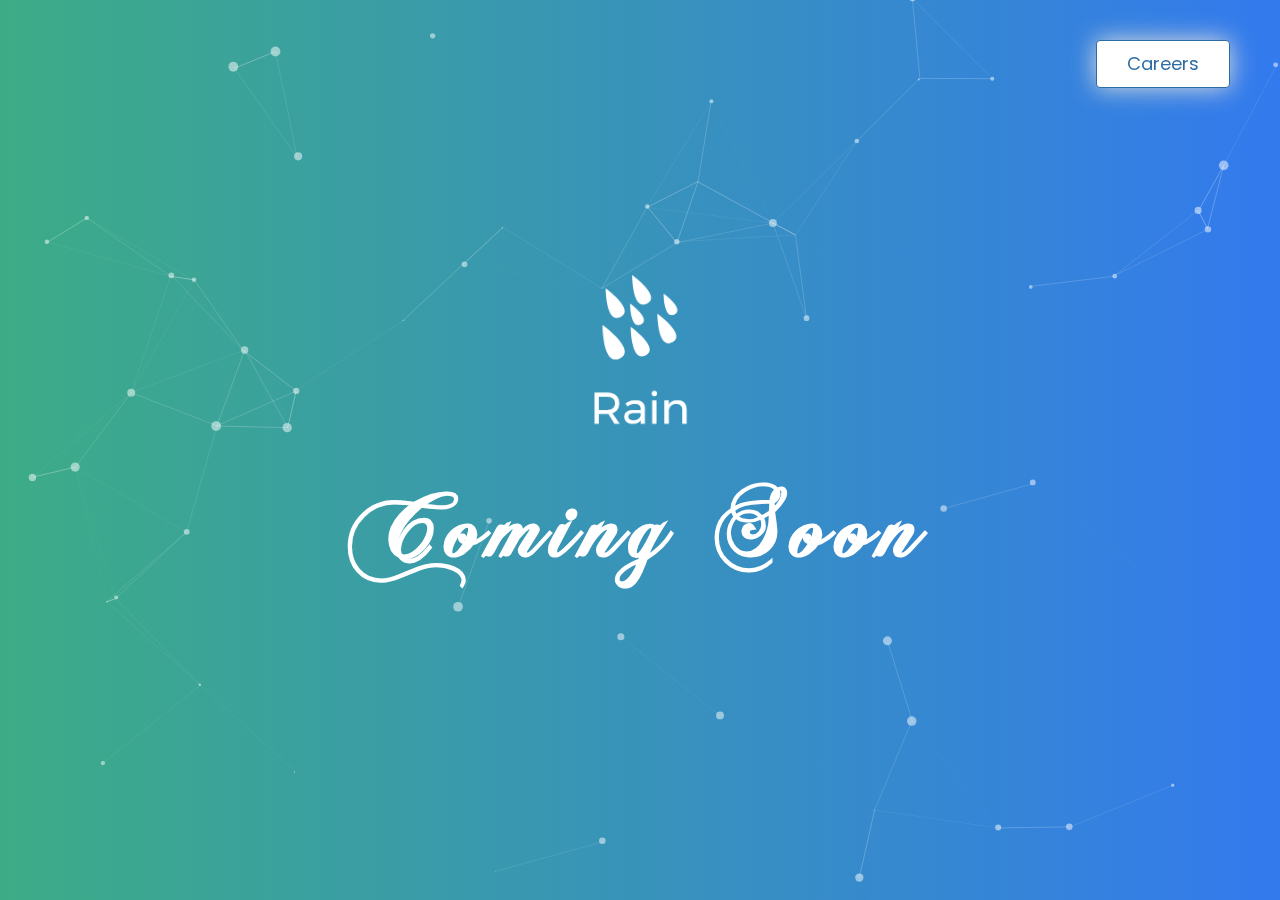
<file: index.html>
<!DOCTYPE html>
<html lang="en">
<head>
	<!-- Meta -->
	<meta charset="utf-8">
	<meta http-equiv="X-UA-Compatible" content="IE=edge">
	<meta name="viewport" content="width=device-width, initial-scale=1.0">
	<meta name="description" content="">
    <meta name="keywords" content="">
    <meta name="author" content="Awaiken Theme">
	<!-- Page Title -->
	<title>Rain Jobs</title>
	<!-- Google Fonts css-->
	<link href="https://fonts.googleapis.com/css?family=Poppins:300,400,500,600,700" rel="stylesheet">
	<!-- Bootstrap css -->
	<link href="css/bootstrap.min.css" rel="stylesheet" media="screen">
	<!-- Font Awesome icon css-->
	<link href="css/font-awesome.min.css" rel="stylesheet" media="screen">
	<!-- Main custom css -->
	<link href="css/custom.css" rel="stylesheet" media="screen">
	<!-- HTML5 shim and Respond.js for IE8 support of HTML5 elements and media queries -->
    <!-- WARNING: Respond.js doesn't work if you view the page via file:// -->
    <!--[if lt IE 9]>
      <script src="https://oss.maxcdn.com/html5shiv/3.7.2/html5shiv.min.js"></script>
      <script src="https://oss.maxcdn.com/respond/1.4.2/respond.min.js"></script>
    <![endif]-->
</head>
<body>
	<!-- Coming Soon Wrapper starts -->
	<div class="comming-soon">
		<div id="particles-js"></div>
		<div class="container-fluid">
			<div class="row">
				<div class="col-md-12">
					<div class="coming-soon-box">
						<!-- Logo start -->
						<div class="logo">
							<img src="logo.png"/>
						</div>
						<!-- Logo end -->
						
						<div class="coming-text">
							<h2>Coming Soon</h2>
						</div>
						
					</div>
				</div>
			</div>
		</div>
		<div class="career-popup">
		<a href="career.html" class="btn btn-primary btn-career animated bounceInDown">Careers</a>
		</div>
	</div>
	<!-- Coming Soon Wrapper ends -->
	
    <!-- Jquery Library File -->
	<script src="js/jquery-1.12.4.min.js"></script>
	<!-- SmoothScroll -->
	<script src="js/SmoothScroll.js"></script>
    <!-- Bootstrap js file -->
	<script src="js/bootstrap.min.js"></script>
	<!-- particles js file -->
	<script src="js/particles.js"></script>
	<script src="js/app.js"></script>
	<!-- Main Custom js file -->
	<script src="js/function.js"></script>
</body>
</html>
</file>
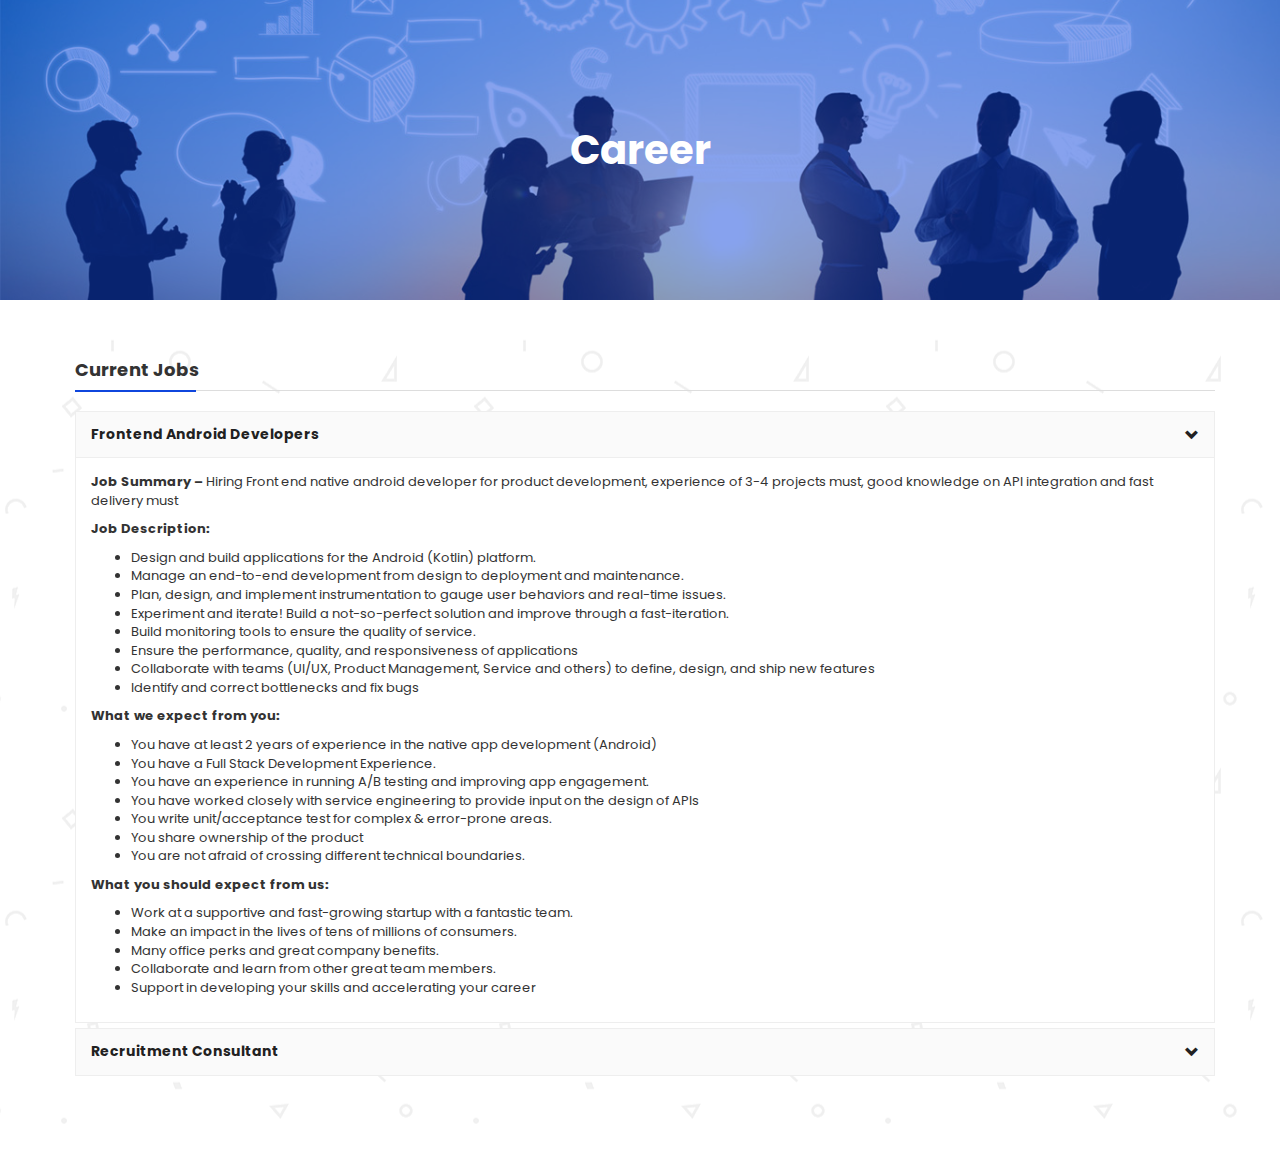
<file: career.html>
<!DOCTYPE html>
<html lang="en">

<head>
    <!-- Meta -->
    <meta charset="utf-8">
    <meta http-equiv="X-UA-Compatible" content="IE=edge">
    <meta name="viewport" content="width=device-width, initial-scale=1.0">
    <meta name="description" content="">
    <meta name="keywords" content="">
    <meta name="author" content="Awaiken Theme">
    <!-- Page Title -->
    <title>Rain Jobs</title>
    <!-- Google Fonts css-->
    <link href="https://fonts.googleapis.com/css?family=Poppins:300,400,500,600,700" rel="stylesheet">
    <!-- Bootstrap css -->
    <link href="css/bootstrap.min.css" rel="stylesheet" media="screen">
    <!-- Font Awesome icon css-->
    <link href="css/font-awesome.min.css" rel="stylesheet" media="screen">
    <!-- Main custom css -->
    <link href="css/custom.css" rel="stylesheet" media="screen">
    <!-- HTML5 shim and Respond.js for IE8 support of HTML5 elements and media queries -->
    <!-- WARNING: Respond.js doesn't work if you view the page via file:// -->
    <!--[if lt IE 9]>
      <script src="https://oss.maxcdn.com/html5shiv/3.7.2/html5shiv.min.js"></script>
      <script src="https://oss.maxcdn.com/respond/1.4.2/respond.min.js"></script>
    <![endif]-->
</head>

<body>
    <!-- cotact Soon Wrapper starts -->
    <section class="section-banner">
        <div class="banner">
            <div class="overlay">
                <h4>Career</h4>
            </div>
        </div>
    </section>
    <section class="section-career">
        <div class="container">
            <div class="row">
                <div class="col-md-12">
                    <h4 class="head-title">Current Jobs</h4>
                    <div class="panel-group" id="accordion">
                        <div class="panel panel-default">
                            <div class="panel-heading">
                                <h4 class="panel-title">
                                    <a class="accordion-toggle" data-toggle="collapse" data-parent="#accordion" href="#collapseOne">
                                        <span class="pull-left">Frontend Android Developers</span>
                                        <span class="pull-right"><i class="indicator glyphicon glyphicon-chevron-down  pull-right"></i></span>
                                        <div class="clearfix"></div>
                                    </a>
                                </h4>
                            </div>
                            <div id="collapseOne" class="panel-collapse collapse in">
                                <div class="panel-body">
                                    <p><strong>Job Summary –</strong> Hiring Front end native android developer for product
                                        development, experience of 3-4 projects must, good knowledge on API integration and
                                        fast delivery must</p>
                                    <p><strong>Job Description:</strong></p>
                                    <ul>
                                        <li> Design and build applications for the Android (Kotlin) platform.</li>
                                        <li>Manage an end-to-end development from design to deployment and maintenance.
                                        </li>
                                        <li>Plan, design, and implement instrumentation to gauge user behaviors and real-time
                                            issues.
                                        </li>
                                        <li>Experiment and iterate! Build a not-so-perfect solution and improve through a
                                            fast-iteration.
                                        </li>
                                        <li>Build monitoring tools to ensure the quality of service.
                                        </li>
                                        <li>Ensure the performance, quality, and responsiveness of applications
                                        </li>
                                        <li>Collaborate with teams (UI/UX, Product Management, Service and others) to define,
                                            design, and ship new features
                                        </li>
                                        <li>Identify and correct bottlenecks and fix bugs
                                        </li>
                                    </ul>
                                    <p><strong>What we expect from you:</strong></p>
                                    <ul>
                                        <li> You have at least 2 years of experience in the native app development (Android)
                                        </li>
                                        <li> You have a Full Stack Development Experience.
                                        </li>
                                        <li> You have an experience in running A/B testing and improving app engagement.
                                        </li>
                                        <li> You have worked closely with service engineering to provide input on the design
                                            of APIs
                                        </li>
                                        <li> You write unit/acceptance test for complex & error-prone areas.
                                        </li>
                                        <li> You share ownership of the product
                                        </li>
                                        <li> You are not afraid of crossing different technical boundaries.
                                        </li>
                                    </ul>
                                    <p><strong>What you should expect from us:</strong></p>
                                    <ul>
                                        <li> Work at a supportive and fast-growing startup with a fantastic team.
                                        </li>
                                        <li> Make an impact in the lives of tens of millions of consumers.
                                        </li>
                                        <li> Many office perks and great company benefits.
                                        </li>
                                        <li> Collaborate and learn from other great team members.
                                        </li>
                                        <li> Support in developing your skills and accelerating your career
                                        </li>
                                    </ul>


                                </div>
                            </div>
                        </div>

                        <div class="panel panel-default">
                            <div class="panel-heading">
                                <h4 class="panel-title">
                                    <a class="accordion-toggle" data-toggle="collapse" data-parent="#accordion" href="#collapseTwo">
                                        <span class="pull-left">Recruitment Consultant</span>
                                        <span class="pull-right"><i class="indicator glyphicon glyphicon-chevron-down  pull-right"></i></span>
                                        <div class="clearfix"></div>
                                    </a>
                                </h4>
                            </div>
                            <div id="collapseTwo" class="panel-collapse collapse">
                                <div class="panel-body">
                                    <p><strong>Job Summary </strong></p>
                                    <p>Dynamic candidates who can enable employers and candidates in hiring process.
                                    </p>
                                    <p>This is one of its kind of revolutionary concept and would have a huge impact on the
                                        way hiring is going to be done in future,</p>
                                    <p><strong>Job Description :</strong></p>
                                    <ol type="a">
                                        <li>Highly research and number driven, can find key insights and hiring trends and
                                            implement it wisely to achieve numbers</li>
                                        <li>Passionate Communicator, someone who is a very active listener and loves communicating
                                            with people and a story teller, who can sell and blend well with different teams</li>
                                        <li>Technical bend, good knowledge on mobile apps, social media and latest technological
                                            trends</li>
                                    </ol>
                                    <p><strong>Key Benefits:</strong></p>
                                    <ol type="a">
                                        <li>High Learning – work with best of brains, on a futuristic technology product
                                            and continuous challenge status quo</li>
                                        <li>
                                            Flexibility – Flexible working hours, beanbags culture, enjoy free snacks and coffee and lot of sports
                                        </li>
                                        <li>
                                            High Rewards – We provide best of incentives and growth paths, foster culture of achievements and rewards
                                        </li>
                                    </ol>
                                </div>
                            </div>
                        </div>
                    </div>
                </div>
            </div>
        </div>
    </section>
    <!-- contact Soon Wrapper ends -->

    <!-- Jquery Library File -->
    <script src="js/jquery-1.12.4.min.js"></script>
    <!-- SmoothScroll -->
    <script src="js/SmoothScroll.js"></script>
    <!-- Bootstrap js file -->
    <script src="js/bootstrap.min.js"></script>
    <!-- particles js file -->
    <script src="js/particles.js"></script>
    <script src="js/app.js"></script>
    <!-- Main Custom js file -->
    <script src="js/function.js"></script>
    <script type="text/javascript">
        function toggleChevron(e) {
            $(e.target)
                .prev('.panel-heading')
                .find("i.indicator")
                .toggleClass('glyphicon-chevron-down glyphicon-chevron-up');
        }
        $('#accordion').on('hidden.bs.collapse', toggleChevron);
        $('#accordion').on('shown.bs.collapse', toggleChevron);
    </script>
</body>

</html>
</file>
<file: css/custom.css>
/*
	Template Name 	: Minimal Coming Soon HTML Template
	Author 			: Awaiken Theme
	Author Url 		: https://awaikenthemes.com
*/
@font-face{font-family:'ChopinScript';src:url('../fonts/chopin-script/ChopinScript.ttf');}


body{
	font-size: 16px;
	font-family: 'Poppins', sans-serif;
	background: #fff;
}

h1,
h2,
h3,
h4,
h5,
h6{
	margin:0;
	font-weight: 700;
}

img{
	max-width: 100%;
}

a:hover{
	text-decoration: none;
	outline: 0;
}

a:focus{
	text-decoration: none;
	outline: 0;
}

#particles-js {
    position: absolute;
    top: 0;
    left: 0;
    width: 100%;
    height: 100%;
    z-index: 2;
}

#particles-js canvas{
	display: block;
}

.comming-soon{
	position: absolute;
	left: 0;
	top: 0;
	width: 100%;
	min-height: 100%;
	background: -webkit-linear-gradient(left,#3dac86,#337aee);
	padding: 40px 0;
	display: flex;
	align-items: center;
}

.coming-soon-box{
	width: 100%;
	text-align: center;
	position: relative;
	z-index: 3;
}

.logo{
	text-align: center;
}

.logo h1{
	color: #fff;
	font-size: 52px;
	font-weight: 600;
}

.logo p{
	font-size: 14px;
	color: #fff;
	text-transform: uppercase;
	letter-spacing: 0.08em;
	font-weight: 300;
}

.coming-text{
	padding: 40px 0;
}

.coming-text h2{
	font-size: 100px;
	color: #fff;
	letter-spacing: 0.08em;
	text-transform: uppercase;
}

.social-link{
	text-align: center;
}

.social-link a{
	display: inline-block;
	width: 44px;
	height: 44px;
	border-radius: 50%;
	border: 2px solid #fff;
	color: #fff;
	font-size: 18px;
	padding-top: 8px;
	margin: 0 4px;
	transition: all 0.4s linear;
}

.social-link a:hover{
	background: #fff;
	color: #3dab87;
}

.newsletter{
	max-width: 746px;
	margin: 40px auto 0;
}

.newsletter p{
	color: #fff;
	font-size: 16px;
	line-height: 1.5em;
	letter-spacing: 0.02em;
}

.newsletter-form{
	background: rgba(255,255,255,0.1);
}

.new-text{
	height: 50px;
	border: none;
	display: inline-block;
	width: 72%;
	background: none;
	box-shadow: none;
	outline: 0;
	padding: 0 20px;
	font-size: 16px;
	color: #fff;
}

.new-text::-webkit-input-placeholder {
	color: #fff;
}

.new-text::-moz-placeholder {
	color: #fff;
}

.new-text:-ms-input-placeholder{
	color: #fff;
}

.new-text:-moz-placeholder {
	color: #fff;
}

.new-btn{
	height: 50px;
	border: none;
	display: inline-block;
	margin-left: -5px;
	width: 28%;
	background: rgba(255,255,255,0.3);
	color: #fff;
	font-size: 16px;
	text-transform: uppercase;
	letter-spacing: 0.02em;
	font-weight: 600;
	outline: 0;
	transition: all 0.3s linear;
}

.new-btn .fa{
	margin-right: 10px;
}

.new-btn:hover{
	background: rgba(255,255,255,0.5);
}

.newsletter-form{
	margin-top: 30px;
}

/****************************************
		Responsive Media Query
****************************************/

@media only screen and (max-width:981px){
	.coming-text{
		padding: 30px 0;
	}
	
	.coming-text h2{
		font-size: 56px;
	}
	.social-link a{
		width: 36px;
		height: 36px;
		padding-top: 6px;
		font-size: 16px;
	}
}

@media only screen and (max-width:568px){
	.new-text{
		display: block;
		width: 100%;
		background: rgba(255,255,255,0.1);
		margin-bottom: 20px;
	}
	
	.newsletter-form{
		background: none;
	}
	
	.new-btn{
		width: 160px;
	}
	
	.comming-soon {
		position: absolute;
		left: 0;
		top: 0;
		width: 100%;
		min-height: 100%;
		background: -webkit-linear-gradient(top,#3dac86,#337aee);
	}
}

@media only screen and (max-width:480px){
	.logo h1{
		font-size: 30px;
	}
	
	.logo p{
		font-size: 10px;
	}
	
	.coming-text{
		padding: 20px 0 30px;
	}
	
	.newsletter p{
		font-size: 12px;
	}
	
	.coming-text h2 {
		font-size: 32px;
	}
	
	.new-text{
		height: 40px;
	}
	
	.new-btn{
		height: 40px;
	}
}

@media only screen and (max-width:360px){
	
}
.logo img{
	width:100px;
}

.coming-text h2{
	font-family:'ChopinScript';
	text-transform: capitalize;
}

.btn-career{
	background-color: #fff;
	color: #2e6da4;
	padding: 10px 30px;
	font-size: 18px;
	box-shadow: 0 0 24px 0 #ddd;
}
.btn-career:hover,.btn-career:focus,.btn-career:active{background-color: #fff;color: #2e6da4;}
.career-popup {
	position: fixed;
	right: 50px;
	top: 40px;
	z-index: 1000
}

 .animated {
            -webkit-animation-duration: 5s;
            animation-duration: 5s;
            -webkit-animation-fill-mode: both;
            animation-fill-mode: st;
         }
         
         @-webkit-keyframes bounceInDown {
            0% {
               opacity: 1;
               -webkit-transform: translateY(-40px);
            }
            60% {
               opacity: 1;
               -webkit-transform: translateY(30px);
            }
            80% {
               -webkit-transform: translateY(-10px);
            }
            100% { 
               -webkit-transform: translateY(0);
            }
         }
         
         @keyframes bounceInDown {
            0% {
               opacity: 1;
               transform: translateY(-40px);
            }
            60% {
               opacity: 1;
               transform: translateY(30px);
            }
            80% {
               transform: translateY(-10px);
            }
            100% {
               transform: translateY(0);
            }
         }
         
         .bounceInDown {
            -webkit-animation-name: bounceInDown;
            animation-name: bounceInDown;
         }



    .panel-group .panel {
        border-radius: 0;
        box-shadow: none;
        border-color: #EEEEEE;
    }

    .panel-default > .panel-heading {
        padding: 0;
        border-radius: 0;
        color: #212121;
        background-color: #FAFAFA;
        border-color: #EEEEEE;
    }

    .panel-title {
        font-size: 14px;
    }

    .panel-title > a {
        display: block;
        padding: 15px;
        text-decoration: none;
    }

    .more-less {
        float: right;
        color: #212121;
    }

    .panel-default > .panel-heading + .panel-collapse > .panel-body {
		border-top-color: #EEEEEE;
		font-size: 13px;
    }


.demo {
    padding-top: 60px;
    padding-bottom: 60px;
}
.banner{
	background-image: url('../banner.jpg');
	
	background-size: cover;
	background-position: 100% 100%;
	height: 300px;
	position: relative;
}
.banner .overlay{
	background-color: rgba(15,70,221,0.5);
	position: absolute;
	left: 0;
	right: 0;
	height: 300px;
}
.banner h4{
	color: #fff;
	font-size: 40px;
	display: flex;
	align-items: center;
	justify-content: center;
	height: 100%;
}

.section-career {
	padding: 60px;
	background-image: url('../bg.png');
	background-position: 100% 100%;
	height: 100%;
	position: relative;
}


.section-career .head-title{
	margin-bottom: 20px;
	border-bottom: 1px solid #ddd;
	position: relative;
	padding-bottom: 10px;
}
.section-career .head-title::after{
	content: '';
	height: 2px;
	width: 121px;
	display: block;
	background-color: #0f46dd;
	position: absolute;
	left: 0px;
	bottom: -2px;
}
</file>
